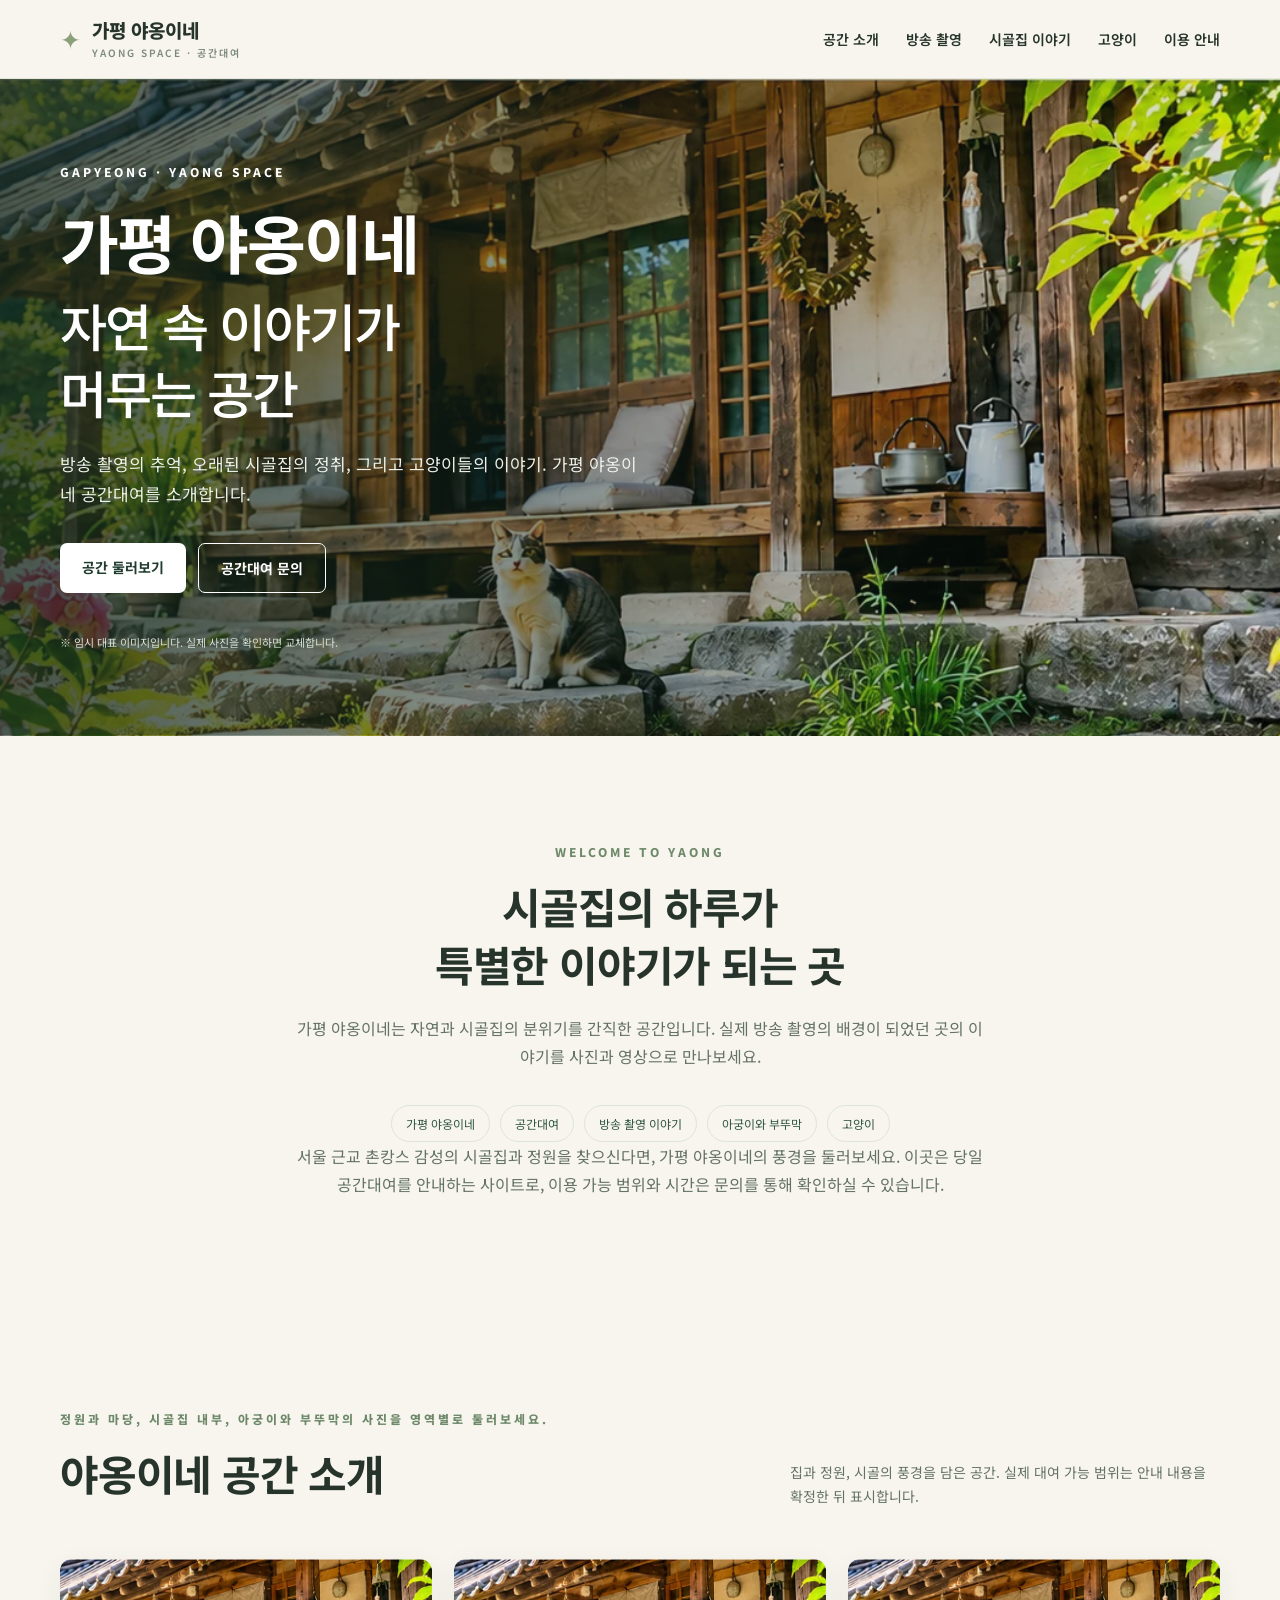
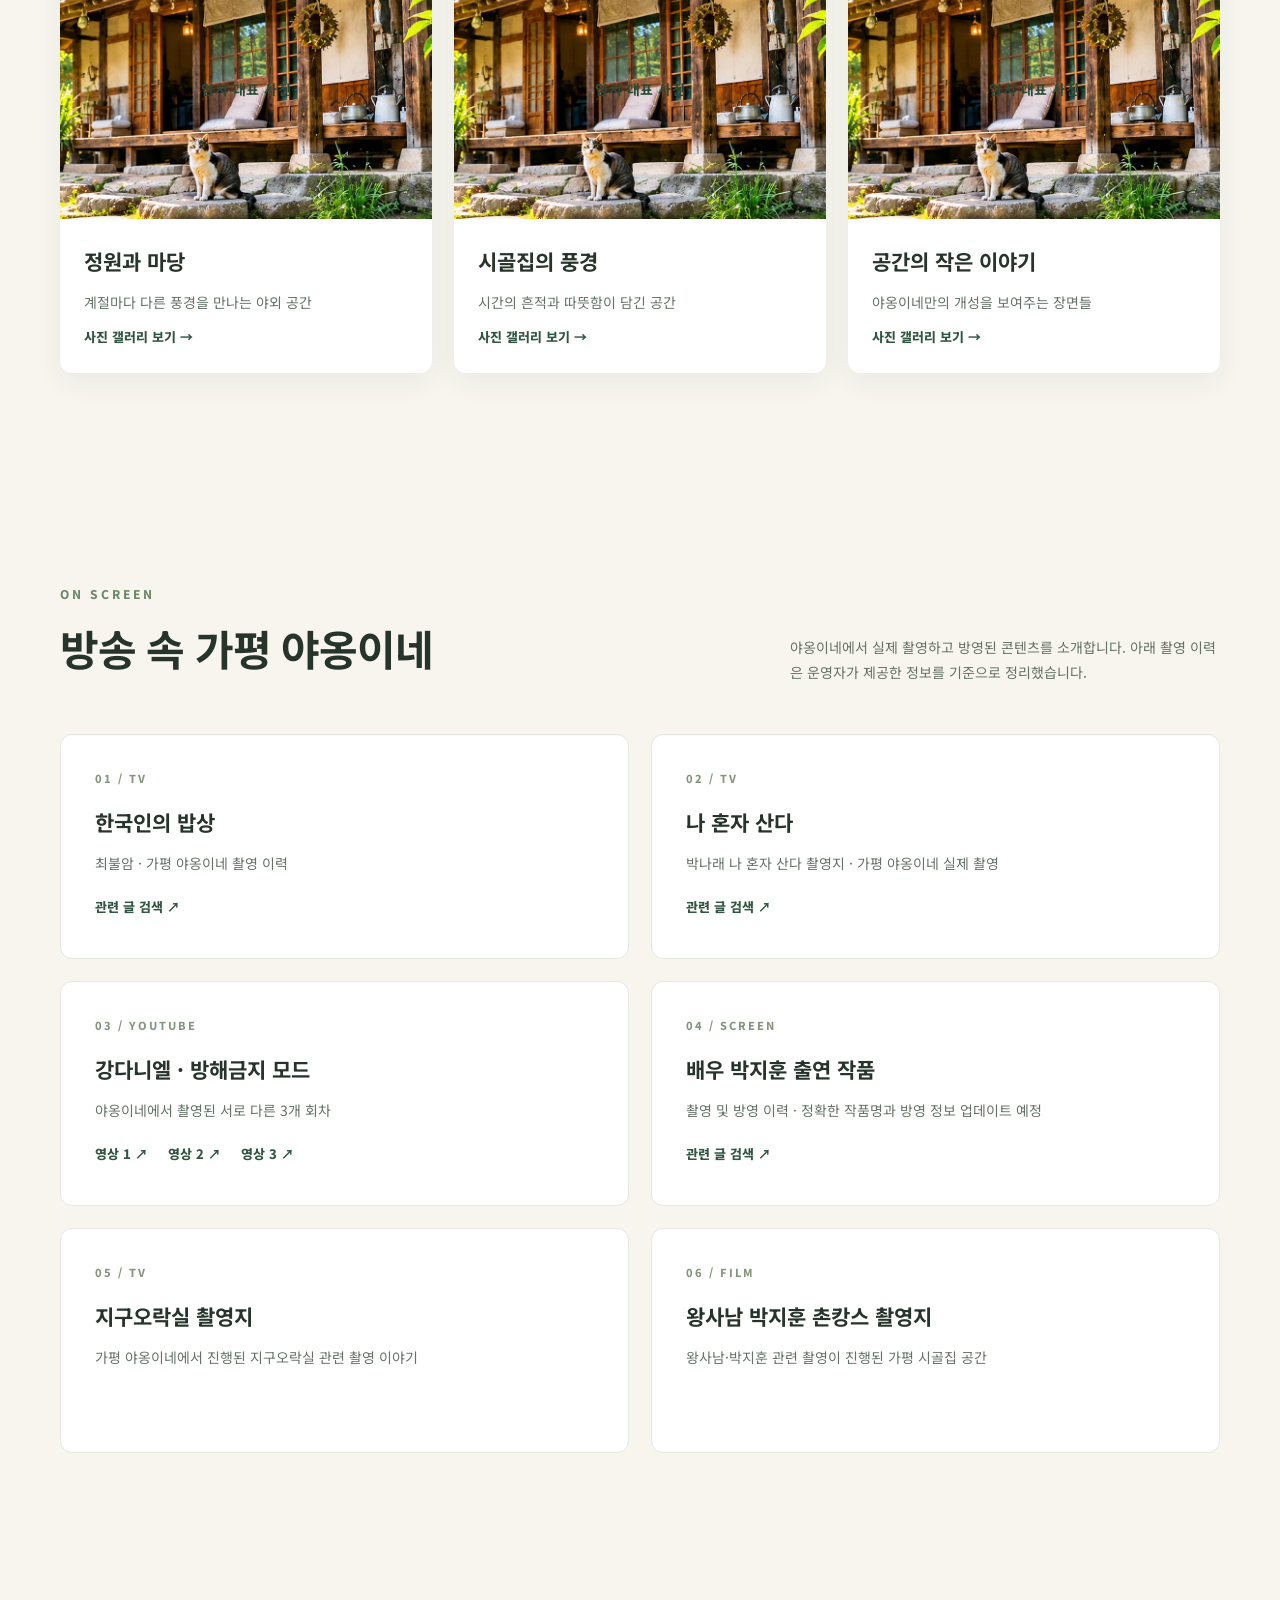
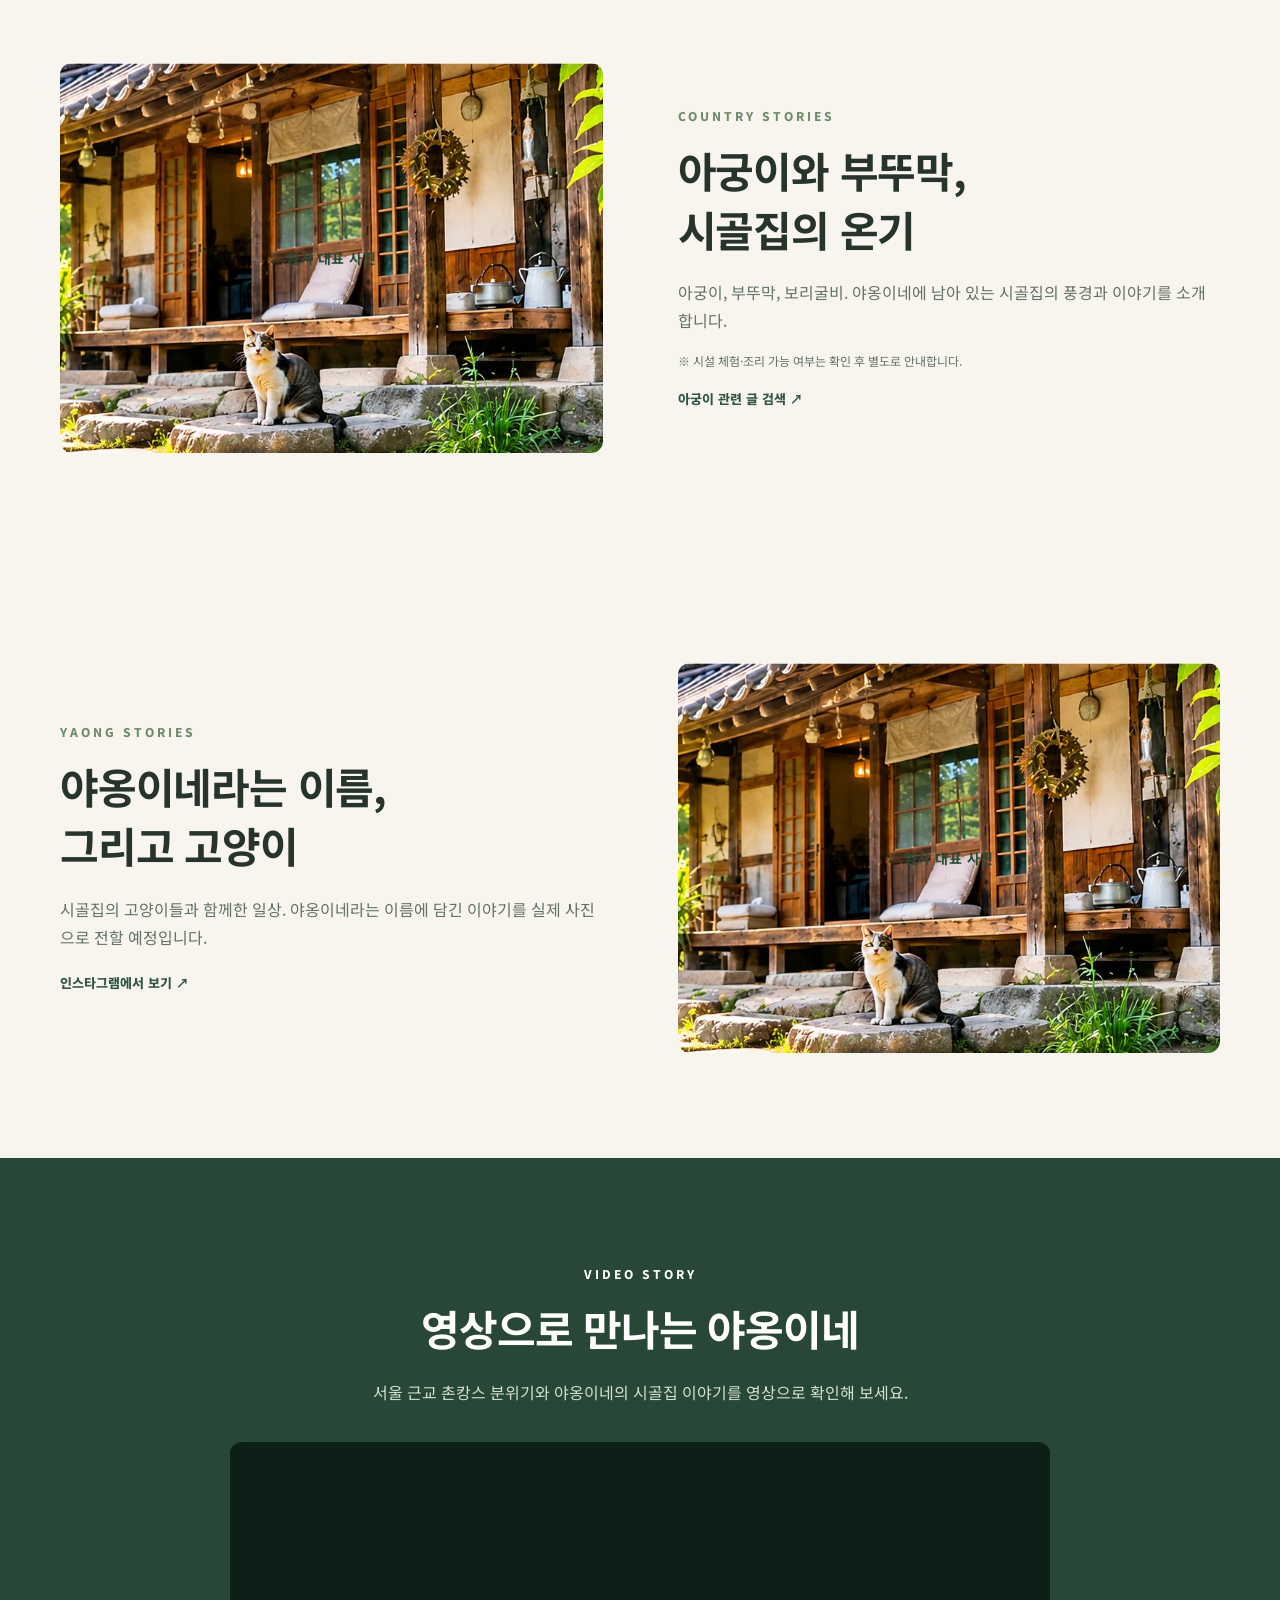
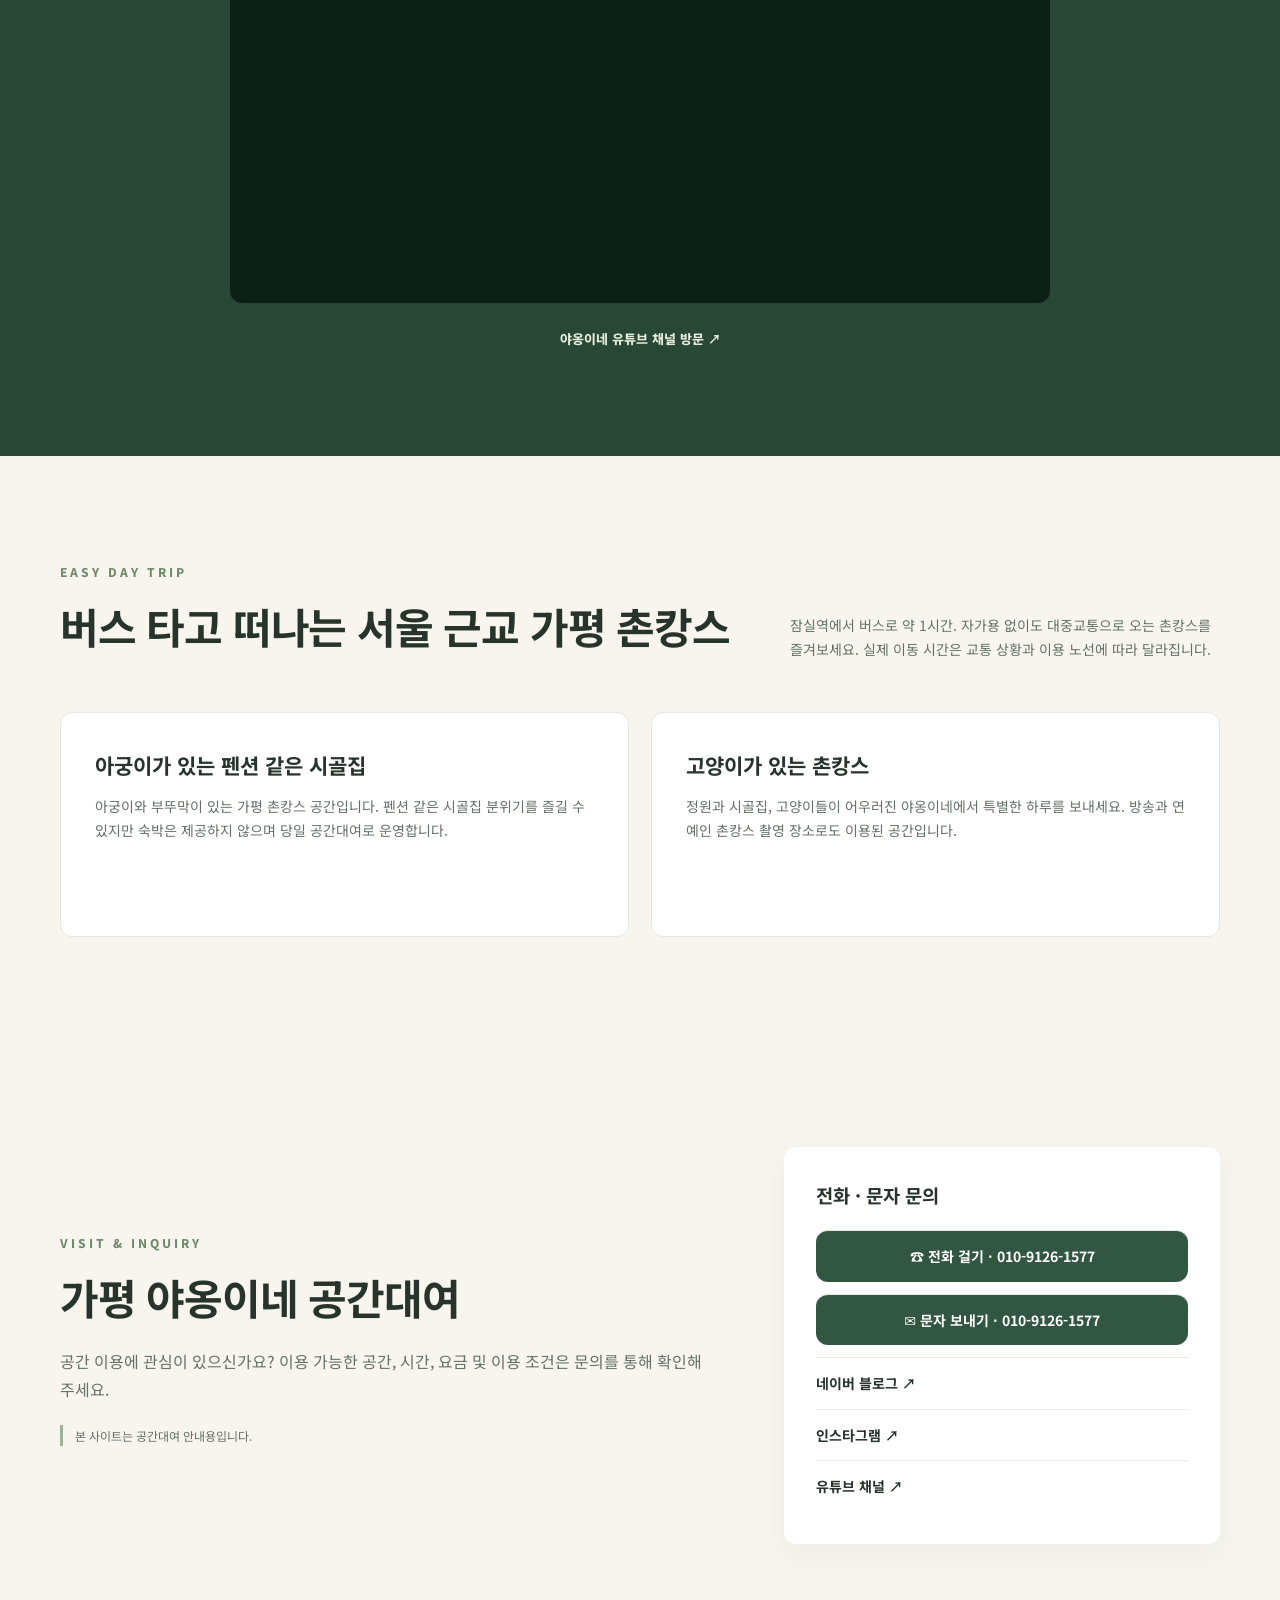
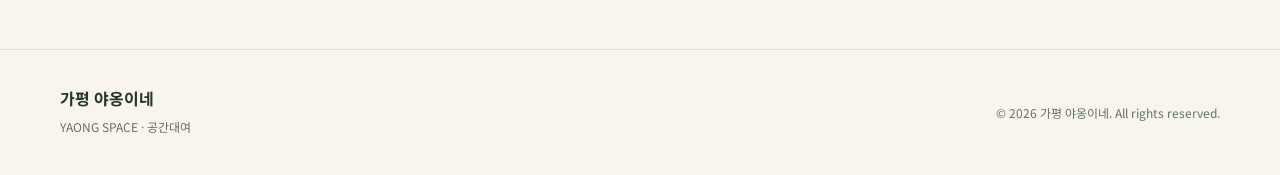
<file: index.html>
<!DOCTYPE html>

<html lang="ko">
<head>
<meta charset="utf-8"/>
<meta content="width=device-width, initial-scale=1" name="viewport"/>
<meta content="#315642" name="theme-color"/>
<meta content="잠실역에서 버스로 약 1시간, 서울 근교 가평 촌캉스. 아궁이와 고양이가 있는 당일 시골집 공간대여. 지구오락실, 박나래 나 혼자 산다, 왕사남 박지훈 관련 촬영 장소를 소개합니다." name="description"/>
<meta content="website" property="og:type"/>
<meta content="가평 야옹이네 | 가평 촌캉스·서울 근교 아궁이 시골집 공간대여" property="og:title"/>
<meta content="잠실역에서 버스로 약 1시간, 서울 근교 가평 촌캉스. 아궁이와 고양이가 있는 당일 시골집 공간대여. 지구오락실, 박나래 나 혼자 산다, 왕사남 박지훈 관련 촬영 장소를 소개합니다." property="og:description"/>
<meta content="https://mariya1234ko.github.io/gapyeong-yaong-space/" property="og:url"/>
<link href="https://mariya1234ko.github.io/gapyeong-yaong-space/" rel="canonical"/>
<link href="assets/style.css" rel="stylesheet"/>
<title>가평 야옹이네 | 가평 촌캉스·서울 근교 아궁이 시골집 공간대여</title>
<meta content="index, follow, max-image-preview:large" name="robots"/>
<meta content="가평 야옹이네" property="og:site_name"/>
<meta content="ko_KR" property="og:locale"/>
<meta content="https://mariya1234ko.github.io/gapyeong-yaong-space/assets/hero-photo.webp" property="og:image"/>
<meta content="가평 야옹이네 공간대여 홈페이지 임시 대표 이미지" property="og:image:alt"/>
<script type="application/ld+json">
   {
  "@context": "https://schema.org",
  "@type": "Organization",
  "@id": "https://mariya1234ko.github.io/gapyeong-yaong-space/#organization",
  "name": "가평 야옹이네",
  "url": "https://mariya1234ko.github.io/gapyeong-yaong-space/",
  "telephone": "+82-10-9126-1577",
  "sameAs": [
    "https://blog.naver.com/mariya0",
    "https://www.instagram.com/yaong_stay/",
    "https://www.youtube.com/@mariya0mariya0"
  ]
}
  </script>
<script type="application/ld+json">{
  "@context": "https://schema.org",
  "@type": "WebPage",
  "name": "가평 야옹이네 | 가평 촌캉스·서울 근교 아궁이 시골집 공간대여",
  "url": "https://mariya1234ko.github.io/gapyeong-yaong-space/",
  "description": "잠실역에서 버스로 약 1시간, 서울 근교 가평 촌캉스. 아궁이와 고양이가 있는 당일 시골집 공간대여. 지구오락실, 박나래 나 혼자 산다, 왕사남 박지훈 관련 촬영 장소를 소개합니다.",
  "inLanguage": "ko-KR",
  "isPartOf": {
    "@type": "WebSite",
    "name": "가평 야옹이네",
    "url": "https://mariya1234ko.github.io/gapyeong-yaong-space/"
  },
  "publisher": {
    "@id": "https://mariya1234ko.github.io/gapyeong-yaong-space/#organization"
  },
  "about": [
    "가평 촌캉스",
    "서울 근교 촌캉스",
    "고양이가 있는 촌캉스",
    "아궁이가 있는 시골집",
    "대중교통으로 오는 촌캉스",
    "지구오락실 촬영지",
    "박나래 나 혼자 산다 촬영지",
    "왕사남 박지훈 촌캉스 촬영지"
  ]
}</script>
</head>
<body>
<a class="skip" href="#main">
   본문 바로가기
  </a>
<header class="header">
<div class="nav wrap">
<a class="brand" href="#top">
<span class="brand-icon">
      ✦
     </span>
<span>
      가평 야옹이네
      <small>
       YAONG SPACE · 공간대여
      </small>
</span>
</a>
<button aria-controls="links" aria-expanded="false" aria-label="메뉴 열기" class="menu" id="menu">
     ☰
    </button>
<nav aria-label="주요 메뉴" class="links" id="links">
<a href="space.html">
      공간 소개
     </a>
<a href="#screen">
      방송 촬영
     </a>
<a href="#stories">
      시골집 이야기
     </a>
<a href="#cats">
      고양이
     </a>
<a href="#guide">
      이용 안내
     </a>
</nav>
</div>
</header>
<main id="main">
<section class="hero" id="top">
<div class="wrap hero-inner">
<p class="eyebrow">
      GAPYEONG · YAONG SPACE
     </p>
<h1>
      가평 야옹이네
      <span>
       자연 속 이야기가
       <br/>
       머무는 공간
      </span>
</h1>
<p class="hero-copy">
      방송 촬영의 추억, 오래된 시골집의 정취, 그리고 고양이들의 이야기. 가평 야옹이네 공간대여를 소개합니다.
     </p>
<div class="actions">
<a class="btn primary" href="space.html">
       공간 둘러보기
      </a>
<a class="btn light" href="#guide">
       공간대여 문의
      </a>
</div>
<p class="photo-note">
      ※ 임시 대표 이미지입니다. 실제 사진을 확인하면 교체합니다.
     </p>
</div>
</section>
<section class="intro wrap">
<p class="eyebrow green">
     WELCOME TO YAONG
    </p>
<h2>
     시골집의 하루가
     <br/>
     특별한 이야기가 되는 곳
    </h2>
<p>
     가평 야옹이네는 자연과 시골집의 분위기를 간직한 공간입니다. 실제 방송 촬영의 배경이 되었던 곳의 이야기를 사진과 영상으로 만나보세요.
    </p>
<div class="pill-row">
<span>
      가평 야옹이네
     </span>
<span>
      공간대여
     </span>
<span>
      방송 촬영 이야기
     </span>
<span>
      아궁이와 부뚜막
     </span>
<span>
      고양이
     </span>
</div>
<p>
     서울 근교 촌캉스 감성의 시골집과 정원을 찾으신다면, 가평 야옹이네의 풍경을 둘러보세요. 이곳은 당일 공간대여를 안내하는 사이트로, 이용 가능 범위와 시간은 문의를 통해 확인하실 수 있습니다.
    </p>
</section>
<section class="section tint" id="space">
<div class="wrap">
<div class="section-head">
<div>
<p class="eyebrow green">
        정원과 마당, 시골집 내부, 아궁이와 부뚜막의 사진을 영역별로 둘러보세요.
       </p>
<h2>
        야옹이네 공간 소개
       </h2>
</div>
<p>
       집과 정원, 시골의 풍경을 담은 공간. 실제 대여 가능 범위는 안내 내용을 확정한 뒤 표시합니다.
      </p>
</div>
<div class="cards three">
<article class="tile">
<div aria-label="가평 야옹이네 임시 대표 이미지 — 실제 사진으로 교체 예정" class="placeholder garden" role="img" style="background-image:url('assets/hero-photo.webp')">
        임시 대표 사진
       </div>
<div class="tile-body">
<h3>
         정원과 마당
        </h3>
<p>
         계절마다 다른 풍경을 만나는 야외 공간
        </p>
<a class="text-link" href="space.html">
         사진 갤러리 보기 →
        </a>
</div>
</article>
<article class="tile">
<div aria-label="가평 야옹이네 임시 대표 이미지 — 실제 사진으로 교체 예정" class="placeholder home" role="img" style="background-image:url('assets/hero-photo.webp')">
        임시 대표 사진
       </div>
<div class="tile-body">
<h3>
         시골집의 풍경
        </h3>
<p>
         시간의 흔적과 따뜻함이 담긴 공간
        </p>
<a class="text-link" href="space.html">
         사진 갤러리 보기 →
        </a>
</div>
</article>
<article class="tile">
<div aria-label="가평 야옹이네 임시 대표 이미지 — 실제 사진으로 교체 예정" class="placeholder details" role="img" style="background-image:url('assets/hero-photo.webp')">
        임시 대표 사진
       </div>
<div class="tile-body">
<h3>
         공간의 작은 이야기
        </h3>
<p>
         야옹이네만의 개성을 보여주는 장면들
        </p>
<a class="text-link" href="space.html">
         사진 갤러리 보기 →
        </a>
</div>
</article>
</div>
</div>
</section>
<section class="section" id="screen">
<div class="wrap">
<div class="section-head">
<div>
<p class="eyebrow green">
        ON SCREEN
       </p>
<h2>
        방송 속 가평 야옹이네
       </h2>
</div>
<p>
       야옹이네에서 실제 촬영하고 방영된 콘텐츠를 소개합니다. 아래 촬영 이력은 운영자가 제공한 정보를 기준으로 정리했습니다.
      </p>
</div>
<div class="cards two">
<article class="program">
<div class="program-num">
        01 / TV
       </div>
<h3>
        한국인의 밥상
       </h3>
<p>
        최불암 · 가평 야옹이네 촬영 이력
       </p>
<a href="https://search.naver.com/search.naver?where=post&amp;query=site%3Ablog.naver.com/mariya0%20%ED%95%9C%EA%B5%AD%EC%9D%B8%EC%9D%98%20%EB%B0%A5%EC%83%81" rel="noopener noreferrer" target="_blank">
        관련 글 검색 ↗
       </a>
</article>
<article class="program">
<div class="program-num">
        02 / TV
       </div>
<h3>
        나 혼자 산다
       </h3>
<p>박나래 나 혼자 산다 촬영지 · 가평 야옹이네 실제 촬영</p>
<a href="https://search.naver.com/search.naver?where=post&amp;query=site%3Ablog.naver.com/mariya0%20%EB%82%98%20%ED%98%BC%EC%9E%90%20%EC%82%B0%EB%8B%A4" rel="noopener noreferrer" target="_blank">
        관련 글 검색 ↗
       </a>
</article>
<article class="program">
<div class="program-num">
        03 / YOUTUBE
       </div>
<h3>
        강다니엘 · 방해금지 모드
       </h3>
<p>
        야옹이네에서 촬영된 서로 다른 3개 회차
       </p>
<div class="video-links">
<a href="https://youtu.be/GXosqZ14J9k" rel="noopener noreferrer" target="_blank">
         영상 1 ↗
        </a>
<a href="https://youtu.be/uaUjmjPMWzE" rel="noopener noreferrer" target="_blank">
         영상 2 ↗
        </a>
<a href="https://youtu.be/60UMH7Gk1Qg" rel="noopener noreferrer" target="_blank">
         영상 3 ↗
        </a>
</div>
</article>
<article class="program">
<div class="program-num">
        04 / SCREEN
       </div>
<h3>
        배우 박지훈 출연 작품
       </h3>
<p>
        촬영 및 방영 이력 · 정확한 작품명과 방영 정보 업데이트 예정
       </p>
<a href="https://search.naver.com/search.naver?where=post&amp;query=site%3Ablog.naver.com/mariya0%20%EB%B0%B0%EC%9A%B0%20%EB%B0%95%EC%A7%80%ED%9B%88%20%EC%B6%9C%EC%97%B0%20%EC%9E%91%ED%92%88" rel="noopener noreferrer" target="_blank">
        관련 글 검색 ↗
       </a>
</article>
<article class="program"><div class="program-num">05 / TV</div><h3>지구오락실 촬영지</h3><p>가평 야옹이네에서 진행된 지구오락실 관련 촬영 이야기</p></article><article class="program"><div class="program-num">06 / FILM</div><h3>왕사남 박지훈 촌캉스 촬영지</h3><p>왕사남·박지훈 관련 촬영이 진행된 가평 시골집 공간</p></article></div>
</div>
</section>
<section class="section tint" id="stories">
<div class="wrap split">
<div class="story-visual placeholder hearth" style="background-image:url('assets/hero-photo.webp')">
      임시 대표 사진
     </div>
<div>
<p class="eyebrow green">
       COUNTRY STORIES
      </p>
<h2>
       아궁이와 부뚜막,
       <br/>
       시골집의 온기
      </h2>
<p>
       아궁이, 부뚜막, 보리굴비. 야옹이네에 남아 있는 시골집의 풍경과 이야기를 소개합니다.
      </p>
<p class="muted">
       ※ 시설 체험·조리 가능 여부는 확인 후 별도로 안내합니다.
      </p>
<a class="text-link" href="https://search.naver.com/search.naver?where=post&amp;query=site%3Ablog.naver.com/mariya0%20%EC%95%84%EA%B6%81%EC%9D%B4" rel="noopener noreferrer" target="_blank">
       아궁이 관련 글 검색 ↗
      </a>
</div>
</div>
</section>
<section class="section" id="cats">
<div class="wrap split reverse">
<div>
<p class="eyebrow green">
       YAONG STORIES
      </p>
<h2>
       야옹이네라는 이름,
       <br/>
       그리고 고양이
      </h2>
<p>
       시골집의 고양이들과 함께한 일상. 야옹이네라는 이름에 담긴 이야기를 실제 사진으로 전할 예정입니다.
      </p>
<a class="text-link" href="https://www.instagram.com/yaong_stay/" rel="noopener noreferrer" target="_blank">
       인스타그램에서 보기 ↗
      </a>
</div>
<div class="story-visual placeholder cat" style="background-image:url('assets/hero-photo.webp')">
      임시 대표 사진
     </div>
</div>
</section>
<section class="section video-section">
<div class="wrap">
<p class="eyebrow">
      VIDEO STORY
     </p>
<h2>
      영상으로 만나는 야옹이네
     </h2>
<p>
      서울 근교 촌캉스 분위기와 야옹이네의 시골집 이야기를 영상으로 확인해 보세요.
     </p>
<div class="video-frame">
<iframe allow="accelerometer; autoplay; clipboard-write; encrypted-media; gyroscope; picture-in-picture; web-share" allowfullscreen="" loading="lazy" referrerpolicy="strict-origin-when-cross-origin" src="https://www.youtube-nocookie.com/embed/84kiksnxxKs" title="가평 야옹이네 관련 유튜브 영상">
</iframe>
</div>
<a class="text-link on-dark" href="https://www.youtube.com/@mariya0mariya0" rel="noopener noreferrer" target="_blank">
      야옹이네 유튜브 채널 방문 ↗
     </a>
</div>
</section>
<section class="section" id="transport"><div class="wrap"><div class="section-head"><div><p class="eyebrow green">EASY DAY TRIP</p><h2>버스 타고 떠나는 서울 근교 가평 촌캉스</h2></div><p>잠실역에서 버스로 약 1시간. 자가용 없이도 대중교통으로 오는 촌캉스를 즐겨보세요. 실제 이동 시간은 교통 상황과 이용 노선에 따라 달라집니다.</p></div><div class="cards two"><article class="program"><h3>아궁이가 있는 펜션 같은 시골집</h3><p>아궁이와 부뚜막이 있는 가평 촌캉스 공간입니다. 펜션 같은 시골집 분위기를 즐길 수 있지만 숙박은 제공하지 않으며 당일 공간대여로 운영합니다.</p></article><article class="program"><h3>고양이가 있는 촌캉스</h3><p>정원과 시골집, 고양이들이 어우러진 야옹이네에서 특별한 하루를 보내세요. 방송과 연예인 촌캉스 촬영 장소로도 이용된 공간입니다.</p></article></div></div></section><section class="section tint" id="guide">
<div class="wrap guide">
<div>
<p class="eyebrow green">
       VISIT &amp; INQUIRY
      </p>
<h2>
       가평 야옹이네 공간대여
      </h2>
<p>
       공간 이용에 관심이 있으신가요? 이용 가능한 공간, 시간, 요금 및 이용 조건은 문의를 통해 확인해 주세요.
      </p>
<p class="notice">
       본 사이트는 공간대여 안내용입니다.
      </p>
</div>
<div class="contact">
<h3>
       전화 · 문자 문의
      </h3>
<a class="contact-action" href="tel:01091261577">
       ☎ 전화 걸기 · 010-9126-1577
      </a>
<a class="contact-action" href="sms:01091261577">
       ✉ 문자 보내기 · 010-9126-1577
      </a>
<a href="https://blog.naver.com/mariya0" rel="noopener noreferrer" target="_blank">
       네이버 블로그 ↗
      </a>
<a href="https://www.instagram.com/yaong_stay/" rel="noopener noreferrer" target="_blank">
       인스타그램 ↗
      </a>
<a href="https://www.youtube.com/@mariya0mariya0" rel="noopener noreferrer" target="_blank">
       유튜브 채널 ↗
      </a>
</div>
</div>
</section>
</main>
<footer class="footer">
<div class="wrap foot">
<div>
<strong>
      가평 야옹이네
     </strong>
<p>
      YAONG SPACE · 공간대여
     </p>
</div>
<p>
     ©
     <span id="year">
      2026
     </span>
     가평 야옹이네. All rights reserved.
    </p>
</div>
</footer>
<script defer="" src="assets/script.js">
</script>
</body>
</html>
</file>
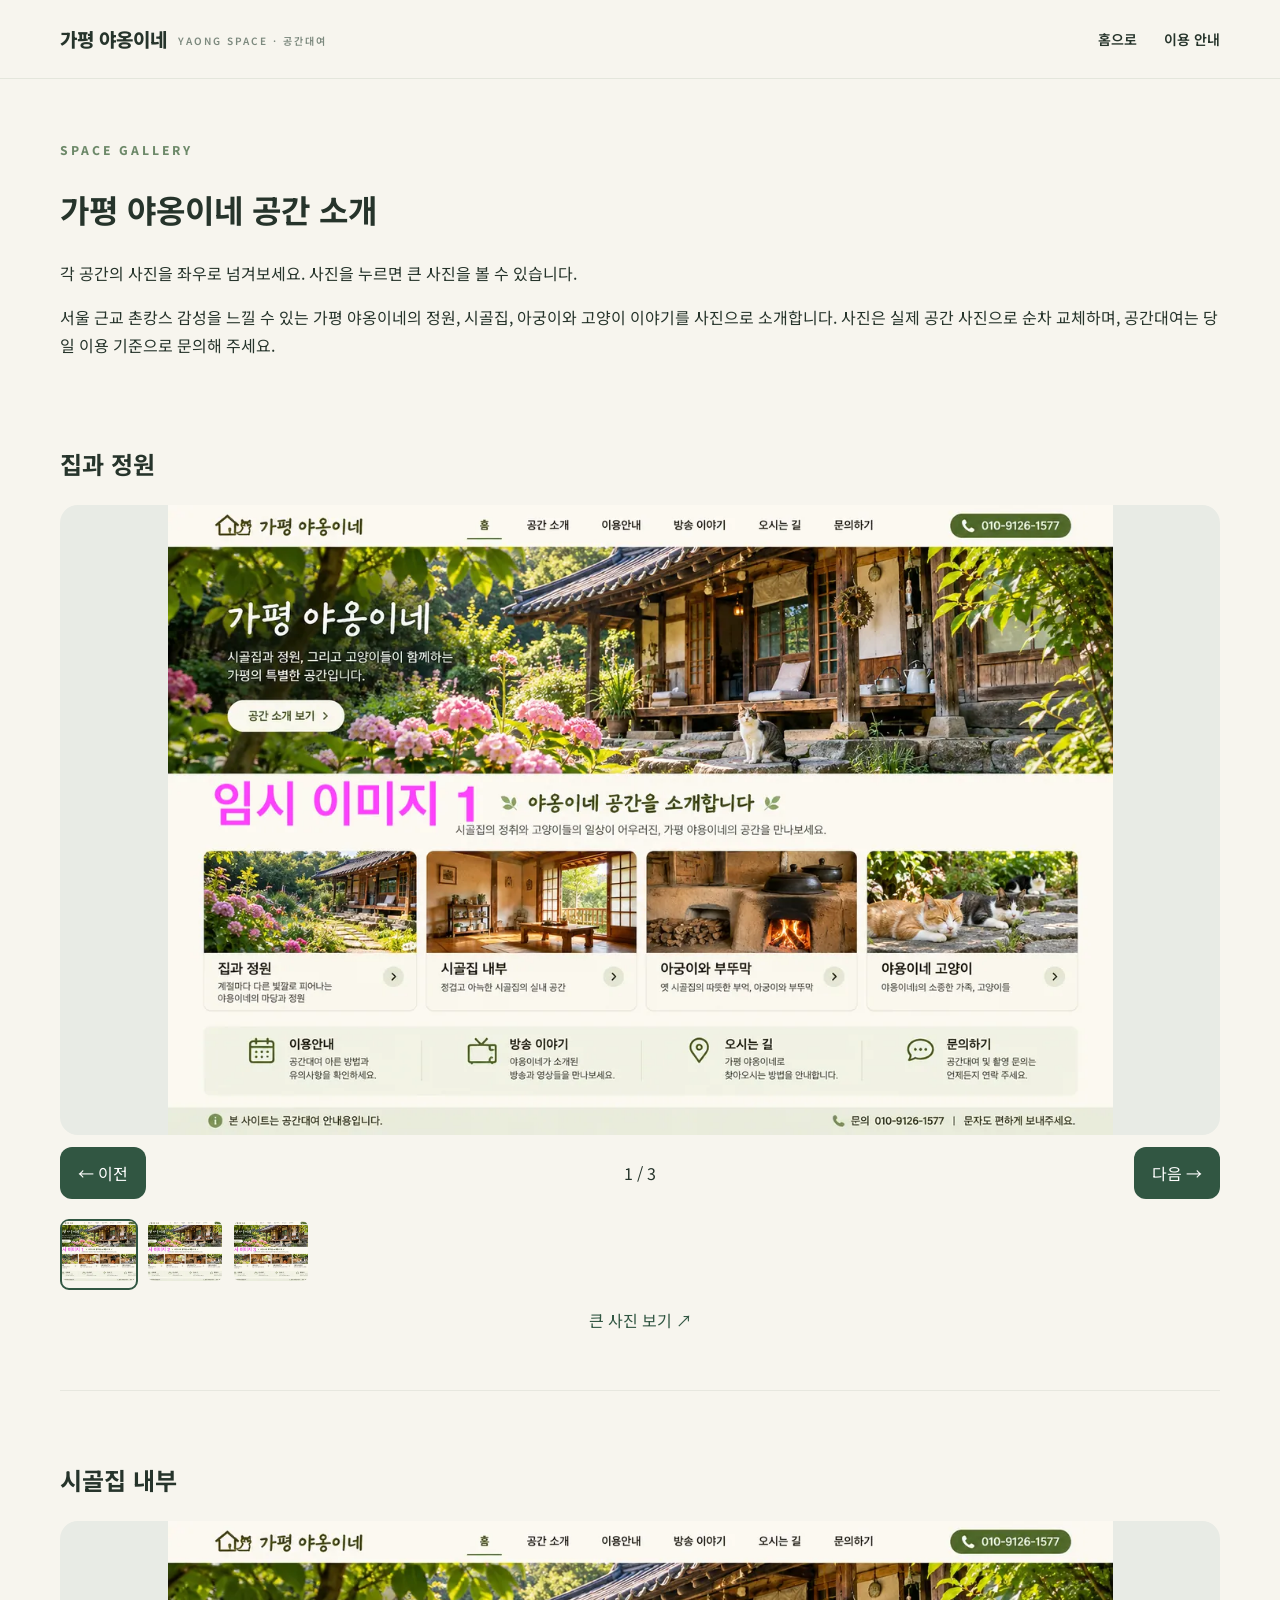
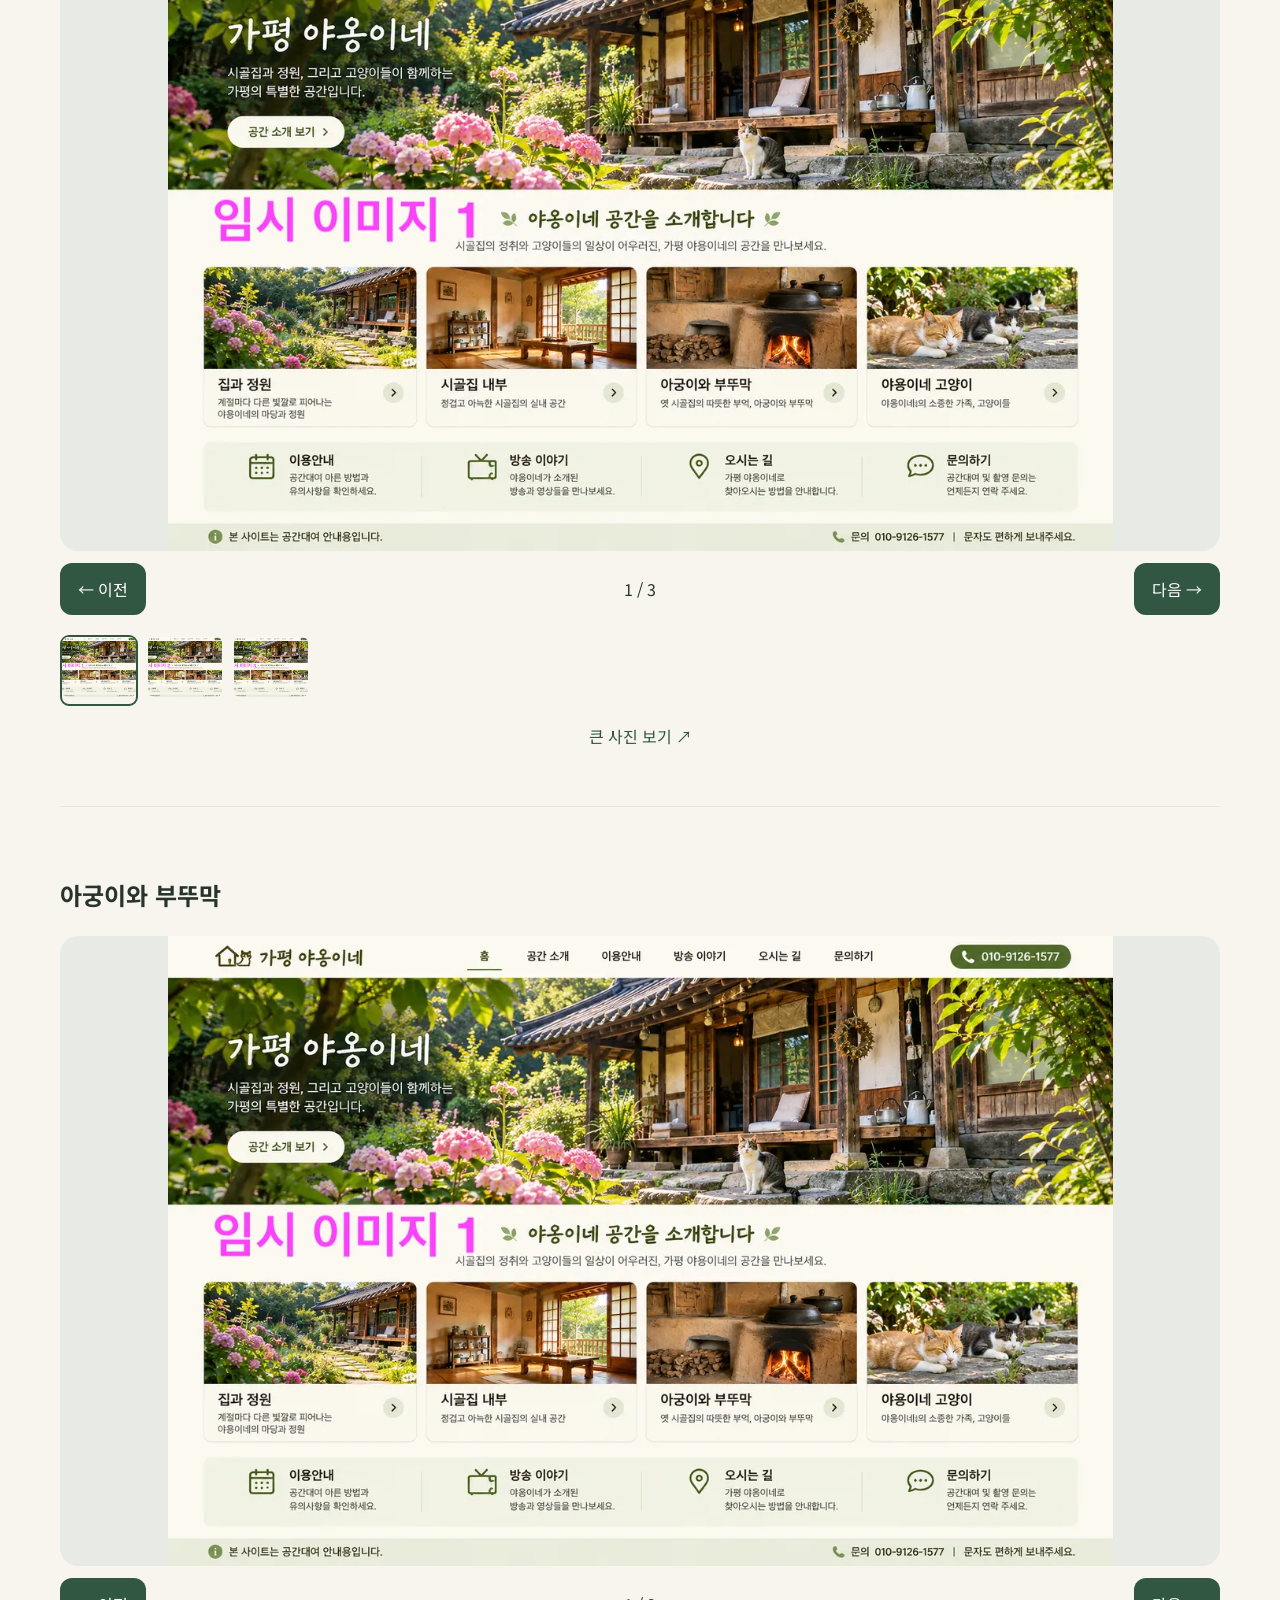
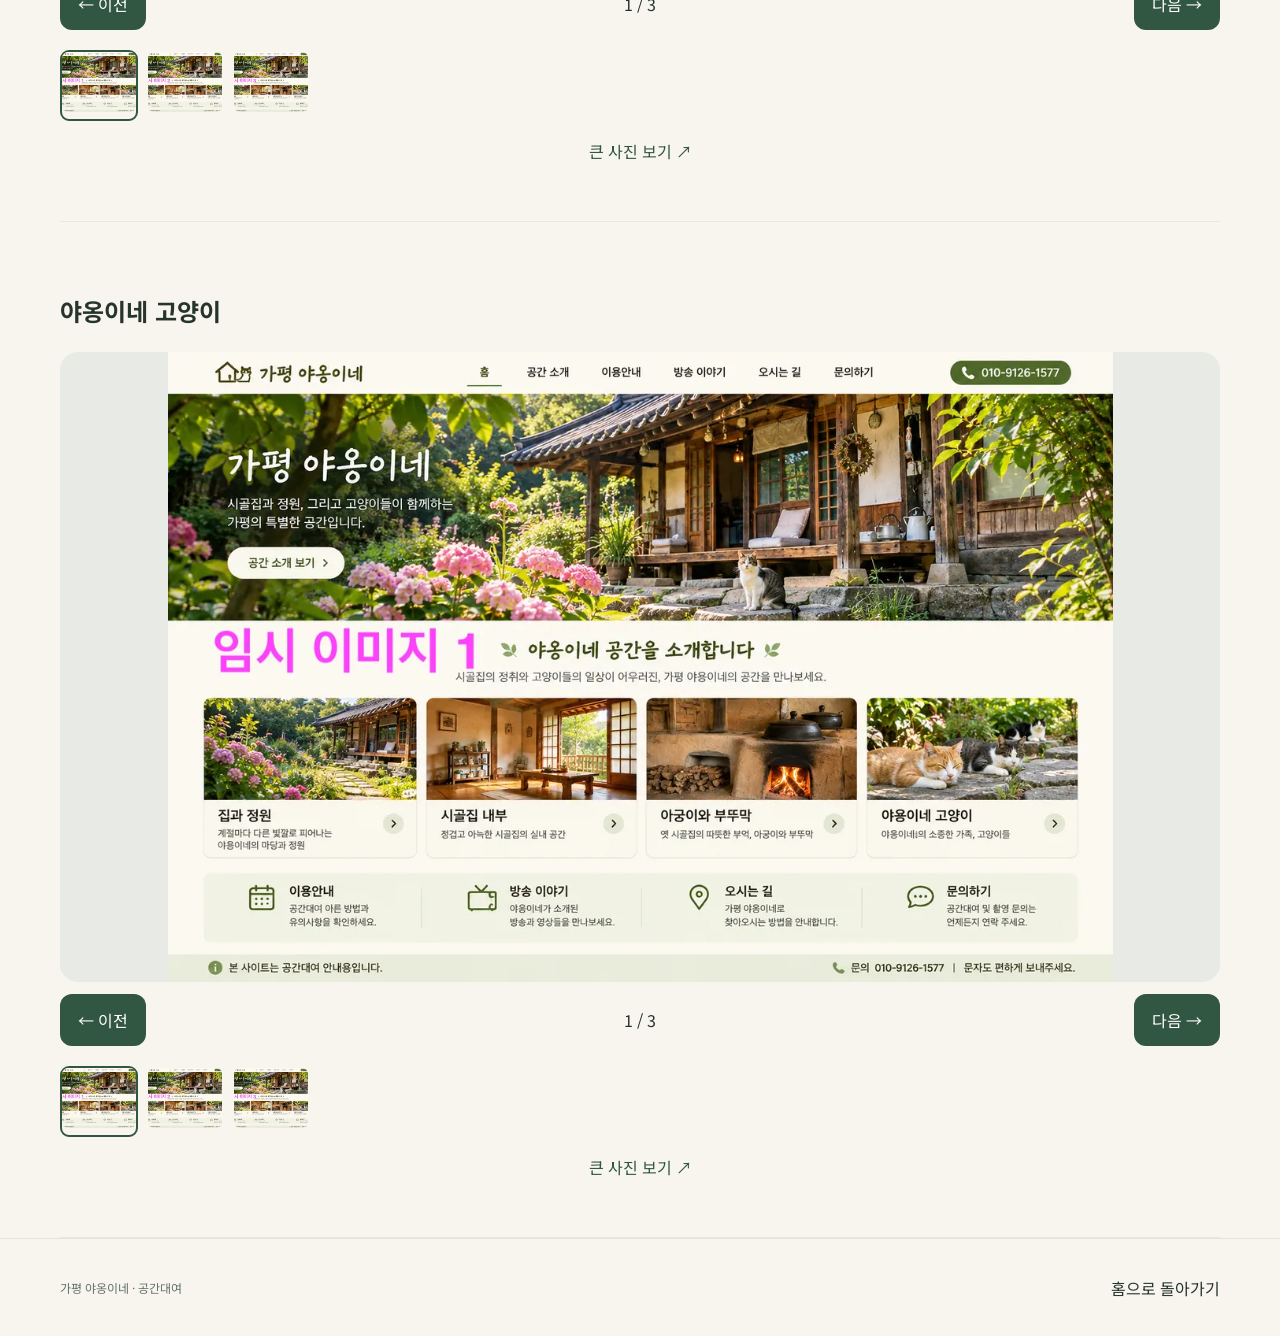
<file: space.html>
<!DOCTYPE html>

<html lang="ko">
<head>
<meta charset="utf-8"/>
<meta content="width=device-width, initial-scale=1" name="viewport"/>
<meta content="가평 야옹이네의 정원, 시골집 내부, 주방, 고양이 공간 사진. 서울 근교 가평 촌캉스, 아궁이가 있는 당일 공간대여 장소를 둘러보세요." name="description"/>
<title>
   가평 야옹이네 공간 소개 | 서울 근교 촌캉스 감성 사진
  </title>
<link href="https://mariya1234ko.github.io/gapyeong-yaong-space/space.html" rel="canonical"/>
<link href="assets/style.css" rel="stylesheet"/>
<meta content="index, follow, max-image-preview:large" name="robots"/>
<meta content="website" property="og:type"/>
<meta content="가평 야옹이네" property="og:site_name"/>
<meta content="ko_KR" property="og:locale"/>
<meta content="가평 야옹이네 공간 소개 | 서울 근교 촌캉스 감성 사진" property="og:title"/>
<meta content="가평 야옹이네의 정원과 마당, 시골집 내부, 아궁이와 부뚜막, 고양이 사진을 영역별 캐러셀로 둘러보세요. 서울 근교 촌캉스 감성의 당일 공간대여 공간을 소개합니다." property="og:description"/>
<meta content="https://mariya1234ko.github.io/gapyeong-yaong-space/space.html" property="og:url"/>
<meta content="https://mariya1234ko.github.io/gapyeong-yaong-space/assets/hero-photo.webp" property="og:image"/>
<meta content="가평 야옹이네 공간대여 홈페이지 임시 대표 이미지" property="og:image:alt"/>
<script type="application/ld+json">
   {
  "@context": "https://schema.org",
  "@type": "Organization",
  "@id": "https://mariya1234ko.github.io/gapyeong-yaong-space/#organization",
  "name": "가평 야옹이네",
  "url": "https://mariya1234ko.github.io/gapyeong-yaong-space/",
  "telephone": "+82-10-9126-1577",
  "sameAs": [
    "https://blog.naver.com/mariya0",
    "https://www.instagram.com/yaong_stay/",
    "https://www.youtube.com/@mariya0mariya0"
  ]
}
  </script>
<script type="application/ld+json">
   {
  "@context": "https://schema.org",
  "@type": "WebPage",
  "name": "가평 야옹이네 공간 소개 | 서울 근교 촌캉스 감성 사진",
  "url": "https://mariya1234ko.github.io/gapyeong-yaong-space/space.html",
  "description": "가평 야옹이네의 정원과 마당, 시골집 내부, 아궁이와 부뚜막, 고양이 사진을 영역별 캐러셀로 둘러보세요. 서울 근교 촌캉스 감성의 당일 공간대여 공간을 소개합니다.",
  "inLanguage": "ko-KR",
  "isPartOf": {
    "@type": "WebSite",
    "name": "가평 야옹이네",
    "url": "https://mariya1234ko.github.io/gapyeong-yaong-space/"
  },
  "publisher": {
    "@id": "https://mariya1234ko.github.io/gapyeong-yaong-space/#organization"
  }
}
  </script>
</head>
<body>
<header class="header">
<div class="nav wrap">
<a class="brand" href="index.html">
     가평 야옹이네
     <small>
      YAONG SPACE · 공간대여
     </small>
</a>
<nav class="links" style="display:flex">
<a href="index.html">
      홈으로
     </a>
<a href="index.html#guide">
      이용 안내
     </a>
</nav>
</div>
</header>
<main class="wrap" style="padding-top:60px">
<p class="eyebrow green">
    SPACE GALLERY
   </p>
<h1>
    가평 야옹이네 공간 소개
   </h1>
<p>
    각 공간의 사진을 좌우로 넘겨보세요. 사진을 누르면 큰 사진을 볼 수 있습니다.
   </p>
<p>
    서울 근교 촌캉스 감성을 느낄 수 있는 가평 야옹이네의 정원, 시골집, 아궁이와 고양이 이야기를 사진으로 소개합니다. 사진은 실제 공간 사진으로 순차 교체하며, 공간대여는 당일 이용 기준으로 문의해 주세요.
   </p>
<section class="gallery-section" id="garden">
<h2>
     집과 정원
    </h2>
<div class="gallery" data-gallery="garden">
<div class="gallery-viewport">
<img alt="집과 정원 임시 대표 이미지 (실제 공간 사진 아님)" decoding="async" loading="lazy" src="assets/representative.svg"/>
</div>
<div class="gallery-controls">
<button aria-label="이전 사진" data-prev="" type="button">
       ← 이전
      </button>
<span data-count="">
       대표 사진 · 임시
      </span>
<button aria-label="다음 사진" data-next="" type="button">
       다음 →
      </button>
</div>
<div class="gallery-thumbs">
</div>
<a class="gallery-zoom" data-zoom="" href="assets/representative.svg" rel="noopener" target="_blank">
      큰 사진 보기 ↗
     </a>
</div>
</section>
<section class="gallery-section" id="interior">
<h2>
     시골집 내부
    </h2>
<div class="gallery" data-gallery="interior">
<div class="gallery-viewport">
<img alt="시골집 내부 임시 대표 이미지 (실제 공간 사진 아님)" decoding="async" loading="lazy" src="assets/representative.svg"/>
</div>
<div class="gallery-controls">
<button aria-label="이전 사진" data-prev="" type="button">
       ← 이전
      </button>
<span data-count="">
       대표 사진 · 임시
      </span>
<button aria-label="다음 사진" data-next="" type="button">
       다음 →
      </button>
</div>
<div class="gallery-thumbs">
</div>
<a class="gallery-zoom" data-zoom="" href="assets/representative.svg" rel="noopener" target="_blank">
      큰 사진 보기 ↗
     </a>
</div>
</section>
<section class="gallery-section" id="kitchen">
<h2>
     아궁이와 부뚜막
    </h2>
<div class="gallery" data-gallery="kitchen">
<div class="gallery-viewport">
<img alt="아궁이와 부뚜막 임시 대표 이미지 (실제 공간 사진 아님)" decoding="async" loading="lazy" src="assets/representative.svg"/>
</div>
<div class="gallery-controls">
<button aria-label="이전 사진" data-prev="" type="button">
       ← 이전
      </button>
<span data-count="">
       대표 사진 · 임시
      </span>
<button aria-label="다음 사진" data-next="" type="button">
       다음 →
      </button>
</div>
<div class="gallery-thumbs">
</div>
<a class="gallery-zoom" data-zoom="" href="assets/representative.svg" rel="noopener" target="_blank">
      큰 사진 보기 ↗
     </a>
</div>
</section>
<section class="gallery-section" id="cats">
<h2>
     야옹이네 고양이
    </h2>
<div class="gallery" data-gallery="cats">
<div class="gallery-viewport">
<img alt="야옹이네 고양이 임시 대표 이미지 (실제 공간 사진 아님)" decoding="async" loading="lazy" src="assets/representative.svg"/>
</div>
<div class="gallery-controls">
<button aria-label="이전 사진" data-prev="" type="button">
       ← 이전
      </button>
<span data-count="">
       대표 사진 · 임시
      </span>
<button aria-label="다음 사진" data-next="" type="button">
       다음 →
      </button>
</div>
<div class="gallery-thumbs">
</div>
<a class="gallery-zoom" data-zoom="" href="assets/representative.svg" rel="noopener" target="_blank">
      큰 사진 보기 ↗
     </a>
</div>
</section>
</main>
<footer class="footer">
<div class="wrap foot">
<p>
     가평 야옹이네 · 공간대여
    </p>
<a href="index.html">
     홈으로 돌아가기
    </a>
</div>
</footer>
<script defer="" src="assets/gallery.js">
</script>
</body>
</html>
</file>
<file: assets/style.css>
@import url('https://fonts.googleapis.com/css2?family=Noto+Sans+KR:wght@400;500;600;700;800&display=swap');:root{--green:#315642;--deep:#203d2f;--cream:#f8f5ed;--sage:#e9eee6;--ink:#26342b;--muted:#647267}*{box-sizing:border-box}html{scroll-behavior:smooth;scroll-padding-top:80px}body{margin:0;color:var(--ink);font-family:'Noto Sans KR',system-ui,-apple-system,sans-serif;line-height:1.75}a{color:inherit;text-decoration:none}button{font:inherit}.wrap{width:min(1160px,calc(100% - 44px));margin:auto}.skip{position:absolute;left:-9999px;top:0;background:white;padding:10px;z-index:99}.skip:focus{left:10px}.header{position:sticky;top:0;background:rgba(255,255,255,.96);backdrop-filter:blur(14px);z-index:30;border-bottom:1px solid #e8ebe6}.nav{display:flex;align-items:center;justify-content:space-between;min-height:78px;gap:20px}.brand{display:flex;align-items:center;gap:11px;font-weight:800;font-size:19px;line-height:1.25}.brand small{display:block;color:#7c897e;font-size:10px;letter-spacing:2px;font-weight:600;margin-top:5px}.brand-icon{font-size:25px;color:#8b9f78}.links{display:flex;gap:27px;font-size:14px;font-weight:600}.links a:hover,.text-link:hover{color:#6a8d66}.menu{display:none;background:none;border:0;font-size:26px;cursor:pointer}.hero{min-height:630px;position:relative;isolation:isolate;overflow:hidden;background:linear-gradient(110deg,rgba(22,52,36,.9),rgba(35,70,46,.65)),linear-gradient(135deg,#6d886c,#bdc4a4)}.hero-inner{position:relative;z-index:2;padding:120px 0 100px;color:white}.hero h1{font-size:clamp(34px,5.3vw,68px);line-height:1.3;letter-spacing:-2px;margin:18px 0 24px}.hero h1 span{display:block;font-size:clamp(27px,4vw,52px);font-weight:500;margin-top:9px}.hero-copy{max-width:580px;font-size:17px;color:#edf1e9}.eyebrow{font-size:12px;font-weight:800;letter-spacing:3px;margin:0}.eyebrow.green{color:#6d8969}.actions{display:flex;gap:12px;margin-top:34px;flex-wrap:wrap}.btn{display:inline-block;padding:12px 22px;border-radius:7px;font-weight:700;font-size:14px}.btn.primary{background:#fff;color:var(--deep)}.btn.light{border:1px solid #fff;color:white}.photo-note{font-size:11px;color:#d5e1d5;margin-top:40px}.hero-art{position:absolute;inset:0;opacity:.4}.hill{position:absolute;border-radius:50% 50% 0 0;bottom:-150px;width:90%;height:400px;background:#173c28}.hill-one{left:-20%;transform:rotate(-6deg)}.hill-two{right:-30%;bottom:-220px;background:#8eab7b}.house{position:absolute;right:13%;bottom:120px;width:220px;height:155px;background:#e7d5b6;border-radius:5px;transform:skewY(-3deg)}.house:before{content:'';position:absolute;top:-92px;left:-25px;border-left:135px solid transparent;border-right:135px solid transparent;border-bottom:100px solid #564b3b}.house i{position:absolute;bottom:0;left:85px;width:50px;height:85px;background:#72563d}.intro{text-align:center;padding:105px 0}.intro h2,.section h2{font-size:clamp(28px,3.4vw,42px);line-height:1.4;letter-spacing:-1.2px;margin:15px 0 20px}.intro>p:not(.eyebrow){max-width:690px;margin:0 auto;color:var(--muted)}.pill-row{display:flex;gap:10px;justify-content:center;flex-wrap:wrap;margin-top:35px}.pill-row span{border:1px solid #dce5d8;border-radius:100px;padding:7px 14px;font-size:12px;color:var(--green)}.section{padding:105px 0}.tint{background:var(--cream)}.section-head{display:flex;align-items:end;justify-content:space-between;gap:30px;margin-bottom:36px}.section-head>p{max-width:430px;color:var(--muted);font-size:14px}.cards{display:grid;gap:22px}.cards.three{grid-template-columns:repeat(3,1fr)}.cards.two{grid-template-columns:repeat(2,1fr)}.tile{background:white;border-radius:12px;overflow:hidden;box-shadow:0 8px 28px #263b3010}.tile-body{padding:24px}.tile h3,.program h3{font-size:21px;margin:0 0 10px}.tile p,.program p{color:var(--muted);font-size:14px;margin:0}.placeholder{position:relative;display:flex;align-items:center;justify-content:center;text-align:center;min-height:260px;background:linear-gradient(145deg,#cad9bc,#7b9b78);color:#2b4a37;font-size:14px;font-weight:700;letter-spacing:.5px}.placeholder span{background:rgba(255,255,255,.82);padding:10px 17px;border-radius:7px}.placeholder.home{background:linear-gradient(135deg,#d6c2a6,#a3ad8e)}.placeholder.details{background:linear-gradient(135deg,#d9c8aa,#9eab91)}.placeholder.hearth{background:linear-gradient(135deg,#b58f68,#e5cda5)}.placeholder.cat{background:linear-gradient(135deg,#9caf8b,#d8ccac)}.program{border:1px solid #e2e9df;border-radius:12px;padding:34px;background:#fff;min-height:225px;display:flex;flex-direction:column;align-items:start}.program-num{font-size:11px;letter-spacing:2px;color:#82967b;font-weight:800;margin-bottom:16px}.program a,.text-link{color:var(--green);font-size:13px;font-weight:800;margin-top:20px}.video-links{display:flex;gap:20px;flex-wrap:wrap}.split{display:grid;grid-template-columns:1fr 1fr;align-items:center;gap:75px}.story-visual{min-height:390px;border-radius:12px}.split p:not(.eyebrow){color:var(--muted)}.split .muted{font-size:12px}.video-section{background:var(--deep);color:white;text-align:center}.video-section>div>p:not(.eyebrow){color:#d4e0d3}.video-frame{width:min(820px,100%);aspect-ratio:16/9;margin:36px auto 20px;border-radius:12px;overflow:hidden;background:#0d2017}.video-frame iframe{width:100%;height:100%;border:0}.on-dark{color:#e4ebdb}.guide{display:grid;grid-template-columns:1.2fr .8fr;gap:70px;align-items:center}.guide>div>p:not(.eyebrow){color:var(--muted)}.notice{font-size:12px!important;border-left:3px solid #9ab39a;padding-left:12px;margin-top:22px}.contact{background:white;border-radius:12px;padding:32px;box-shadow:0 10px 30px #283e2a0c}.contact h3{margin-top:0}.contact p{color:var(--muted);font-size:13px}.contact a{display:block;border-top:1px solid #e6ebe4;padding:13px 0;font-weight:700;font-size:14px}.footer{background:#1d3428;color:white;padding:34px 0}.foot{display:flex;justify-content:space-between;align-items:center;gap:15px}.foot p{font-size:12px;color:#b6c7b7;margin:4px 0}@media(max-width:800px){.nav{min-height:68px}.menu{display:block}.links{display:none;position:absolute;left:0;right:0;top:68px;background:white;flex-direction:column;padding:16px 24px 24px;gap:0;border-bottom:1px solid #e6ebe4;box-shadow:0 15px 22px #00000010}.links.open{display:flex}.links a{padding:11px 0}.hero{min-height:570px}.hero-inner{padding:95px 0 65px}.section,.intro{padding:70px 0}.section-head{display:block}.section-head>p{max-width:none}.split{gap:28px}.story-visual{min-height:310px}.guide{gap:28px}}@media(max-width:600px){.wrap{width:min(100% - 34px,1160px)}.hero{min-height:590px}.hero h1{letter-spacing:-1px}.hero-copy{font-size:15px}.hero-art .house{right:-10%;transform:scale(.7);bottom:90px}.cards.three,.cards.two,.split,.guide{grid-template-columns:1fr}.section,.intro{padding:60px 0}.section-head{margin-bottom:25px}.placeholder{min-height:230px}.program{min-height:unset;padding:26px}.split.reverse .story-visual{order:-1}.story-visual{min-height:280px}.foot{display:block}.pill-row{gap:7px}.pill-row span{font-size:11px}.photo-note{font-size:10px}}@media(prefers-reduced-motion:reduce){html{scroll-behavior:auto}}
.hero{background-position:center;background-size:cover}.contact-action{display:block!important;background:#315642;color:white!important;text-align:center;border-radius:12px;padding:15px 12px;margin:12px 0;font-weight:700;text-decoration:none}.tile .text-link{display:inline-block;margin-top:12px}.gallery-section{padding:48px 0;border-bottom:1px solid #e7e7df}.gallery-viewport{position:relative;display:grid;place-items:center;background:#e8ebe5;border-radius:18px;overflow:hidden;min-height:220px}.gallery-viewport img{width:100%;max-height:70vh;object-fit:contain}.gallery-controls{display:flex;align-items:center;justify-content:space-between;gap:12px;margin:12px 0}.gallery-controls button{background:#315642;color:white;border:0;border-radius:12px;padding:12px 18px;cursor:pointer}.gallery-thumbs{display:flex;gap:8px;overflow-x:auto;padding:8px 0}.gallery-thumbs button{border:2px solid transparent;border-radius:9px;padding:0;background:none;flex:0 0 78px;cursor:pointer}.gallery-thumbs button[aria-current=true]{border-color:#315642}.gallery-thumbs img{width:74px;height:60px;object-fit:cover;border-radius:6px}.gallery-empty{padding:20px;text-align:center;color:#59685f}.gallery-zoom{display:block;text-align:center;margin:8px 0;color:#315642}@media(max-width:600px){.gallery-section{padding:30px 0}.gallery-viewport img{max-height:58vh}}

/* v4: consistent warm-cream surfaces and clean hero image */
:root{--cream:#f7f5ee;--deep:#203d2f}
body{background:var(--cream)}
.header{background:rgba(247,245,238,.97);border-bottom:1px solid #e4e6dc}
.links{background-color:transparent}
.hero{
  background-image:linear-gradient(90deg,rgba(20,41,29,.78) 0%,rgba(20,41,29,.42) 52%,rgba(20,41,29,.10) 100%),url('hero-photo.webp');
  background-color:var(--cream);
  background-position:center center;
  background-size:cover;
  min-height:520px;
}
.hero-inner{padding:82px 0 72px}
.hero h1{font-size:clamp(36px,5.1vw,64px)}
.intro,.section:not(.video-section),.tint{background:var(--cream)}
.video-section{background:#294736}
.footer{background:var(--cream);color:var(--ink);border-top:1px solid #e0e5d9}
.footer .foot p{color:var(--muted)}
.placeholder{background-position:center!important;background-size:cover!important}
.placeholder.garden,.placeholder.home,.placeholder.details,.placeholder.hearth,.placeholder.cat{background-image:url('hero-photo.webp');background-position:center;background-size:cover}
@media(max-width:800px){.links.open{background:var(--cream)}}
@media(max-width:600px){.hero{min-height:500px;background-position:58% center}.hero-inner{padding:65px 0 55px}}
</file>
